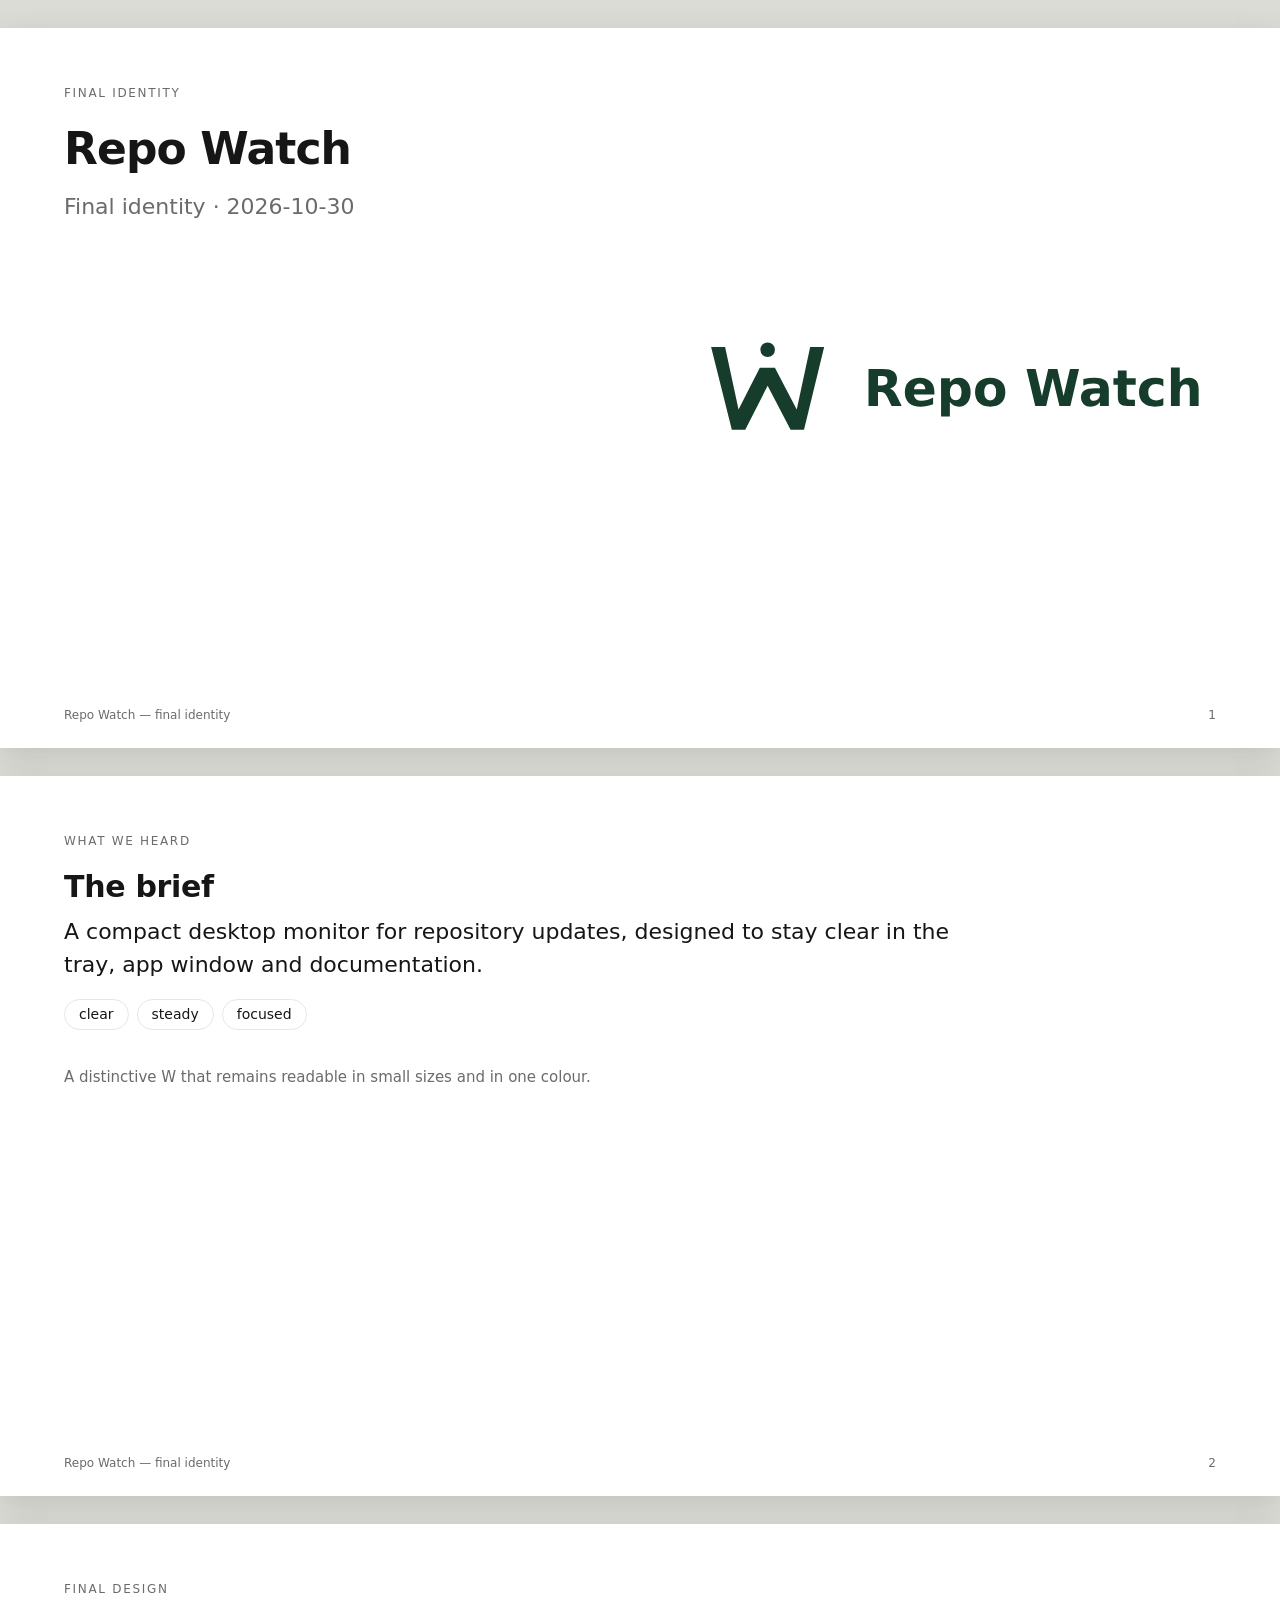
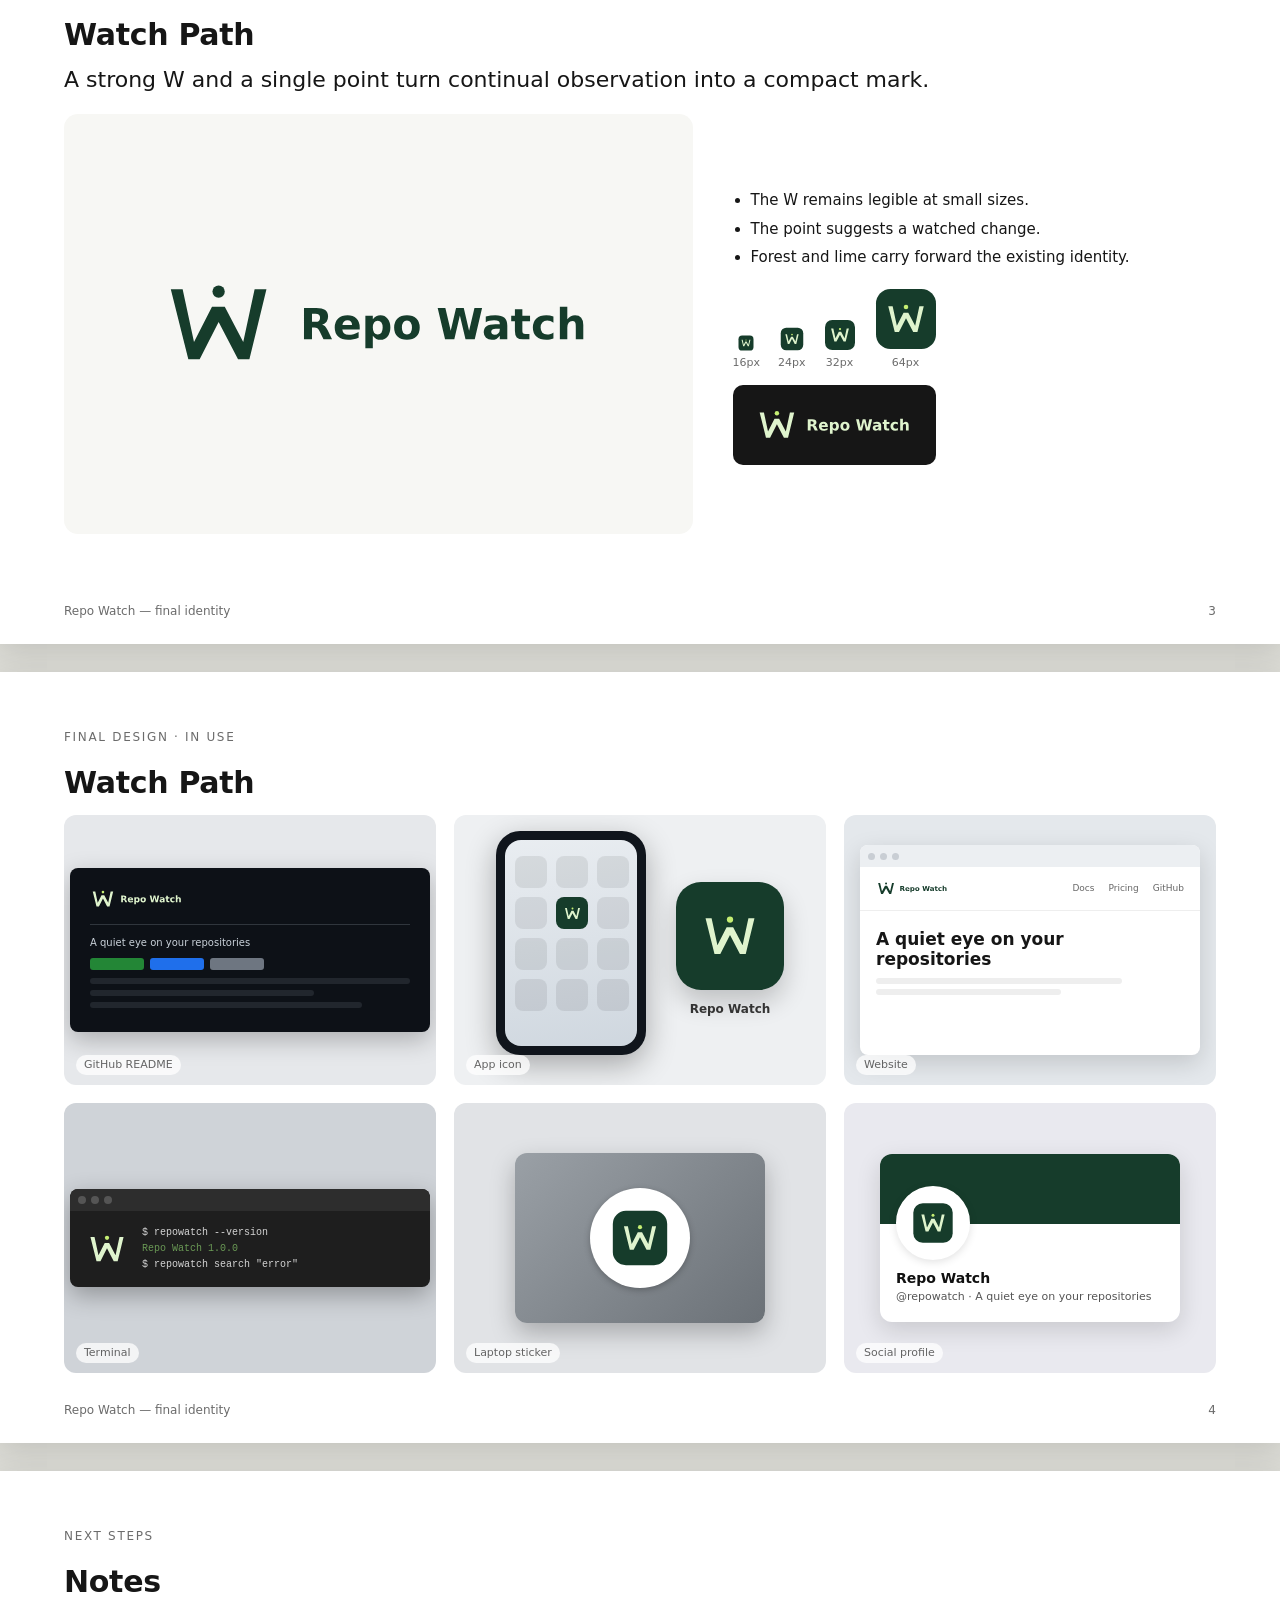
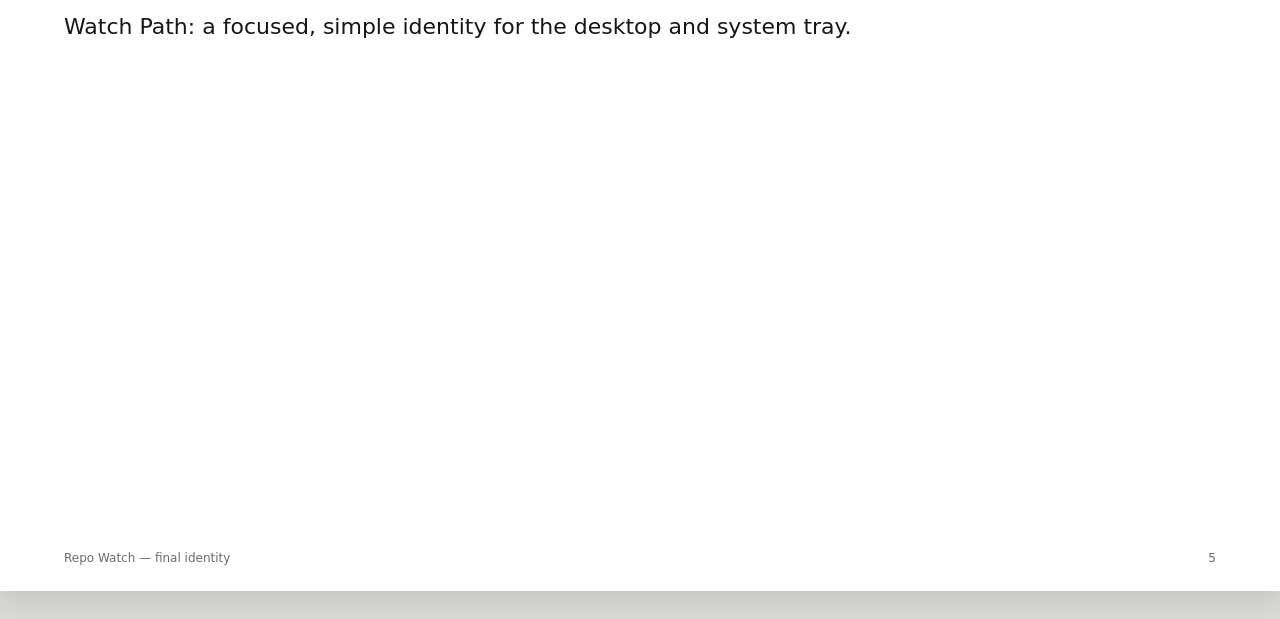
<file: assets/logo-kit/presentation.html>
<!doctype html><html lang='en'><head><meta charset='utf-8'><title>Repo Watch — final identity</title><style>
:root{--ink:#161616;--muted:#6b6b6b;--line:#e6e6e2;--paper:#f7f7f4}
*{box-sizing:border-box}body{margin:0;background:#dcdcd6;font:15px/1.5 system-ui,-apple-system,Segoe UI,sans-serif;color:var(--ink)}
.slide{width:1280px;min-height:720px;margin:28px auto;background:#fff;box-shadow:0 8px 30px rgba(0,0,0,.12);padding:56px 64px 70px;position:relative;overflow:hidden}
.slide h1{font-size:44px;margin:0 0 8px;letter-spacing:-.02em}.slide h2{font-size:30px;margin:0 0 6px;letter-spacing:-.01em}
.kicker{font-size:12px;letter-spacing:.14em;text-transform:uppercase;color:var(--muted);margin-bottom:14px}
.idea{font-size:22px;max-width:900px;margin:6px 0 18px}.muted{color:var(--muted)}
.foot{position:absolute;left:64px;right:64px;bottom:24px;display:flex;justify-content:space-between;font-size:12px;color:var(--muted)}
.hero{display:grid;grid-template-columns:1.3fr 1fr;gap:40px;align-items:center}
.stage{height:420px;background:var(--paper);border-radius:14px;display:flex;align-items:center;justify-content:center}
.stage img{max-width:70%;max-height:62%}
ul.rat{padding-left:18px;margin:0}ul.rat li{margin:6px 0}
.sizes{display:flex;gap:18px;align-items:flex-end;margin-top:18px}.sizes div{display:flex;flex-direction:column;align-items:center;gap:4px;font-size:11px;color:var(--muted)}
.rev{background:#161616;border-radius:10px;padding:18px 22px;display:inline-flex;margin-top:14px}
.mock{display:grid;grid-template-columns:repeat(3,1fr);gap:18px;margin-top:10px}
.m{height:270px;border-radius:12px;overflow:hidden;position:relative;display:flex;align-items:center;justify-content:center}
.m .lbl{position:absolute;left:12px;bottom:10px;font-size:11px;color:rgba(0,0,0,.6);background:rgba(255,255,255,.75);padding:2px 8px;border-radius:20px}
.bc{width:250px;height:143px;background:#fff;border-radius:5px;box-shadow:0 10px 26px rgba(0,0,0,.22);padding:16px;display:flex;flex-direction:column;justify-content:space-between;transform:translate(-50px,-38px) rotate(-4deg)}
.bc2{position:absolute;width:250px;height:143px;border-radius:5px;transform:translate(70px,52px) rotate(6deg);box-shadow:0 10px 26px rgba(0,0,0,.25);display:flex;align-items:center;justify-content:center}
.bc .t{font-size:9px;line-height:1.5;color:#333}
.phone{width:150px;height:224px;margin-bottom:14px;border-radius:24px;background:#10151c;padding:9px;box-shadow:0 10px 30px rgba(0,0,0,.3)}
.screen{width:100%;height:100%;border-radius:16px;background:linear-gradient(170deg,#e9edf1,#cfd7df);display:grid;grid-template-columns:repeat(3,1fr);gap:9px;padding:16px 10px;align-content:start}
.ai{width:32px;height:32px;border-radius:8px;background:rgba(0,0,0,.08);justify-self:center}
.bigapp{display:flex;flex-direction:column;align-items:center;gap:10px;font-size:12px;font-weight:600;color:#333;margin-left:30px}
.bigapp .bi{width:108px;height:108px;border-radius:25px;display:flex;align-items:center;justify-content:center;box-shadow:0 12px 26px rgba(0,0,0,.2)}
.web{width:340px;height:210px;background:#fff;border-radius:8px;box-shadow:0 8px 24px rgba(0,0,0,.15);overflow:hidden}
.web .bar{height:22px;background:#eceff2;display:flex;gap:5px;align-items:center;padding:0 8px}.web .bar i{width:7px;height:7px;border-radius:50%;background:#c9ced4}
.web .nav{height:44px;display:flex;align-items:center;padding:0 16px;gap:14px;font-size:9px;color:#666;border-bottom:1px solid #eee}
.web .hero2{padding:18px 16px}.web .hero2 b{display:block;font-size:17px;line-height:1.2;margin-bottom:8px}.web .hero2 span{display:block;height:6px;background:#eee;border-radius:3px;margin:5px 0;width:80%}
.sign{width:300px;height:190px;background:linear-gradient(#8c8f93,#6f7276);display:flex;flex-direction:column;align-items:center;padding-top:18px}
.sign .board{width:230px;height:74px;border-radius:6px;display:flex;align-items:center;justify-content:center;box-shadow:0 6px 16px rgba(0,0,0,.3)}
.sign .door{width:80px;height:80px;margin-top:18px;background:#3d4146;border-radius:3px 3px 0 0}
.tote{width:180px;height:210px;background:#efe7d8;border-radius:4px 4px 10px 10px;position:relative;display:flex;align-items:center;justify-content:center;box-shadow:0 8px 20px rgba(0,0,0,.15);margin-top:40px}
.tote:before{content:"";position:absolute;top:-46px;left:50%;transform:translateX(-50%);width:84px;height:70px;border:9px solid #e3d8c3;border-bottom:none;border-radius:50px 50px 0 0}
.social{width:300px;background:#fff;border-radius:12px;box-shadow:0 8px 24px rgba(0,0,0,.14);overflow:hidden}
.social .cover{height:70px}.social .av{width:74px;height:74px;border-radius:50%;background:#fff;border:4px solid #fff;margin:-38px 0 0 16px;display:flex;align-items:center;justify-content:center;box-shadow:0 2px 8px rgba(0,0,0,.12);overflow:hidden}
.social .meta{padding:8px 16px 16px;font-size:11px;color:#555}.social .meta b{font-size:14px;color:#111;display:block}
.cup{position:relative;width:150px;height:200px;margin-top:30px}
.cup .body{position:absolute;inset:0;background:#f4f1ea;clip-path:polygon(0 0,100% 0,86% 100%,14% 100%);display:flex;align-items:center;justify-content:center;box-shadow:inset -18px 0 24px rgba(0,0,0,.06)}
.cup .lid{position:absolute;left:-8px;right:-8px;top:-22px;height:24px;border-radius:8px 8px 3px 3px;background:#2b2b2b}
.cup .sleeve{position:absolute;left:6%;right:6%;top:36%;height:34%;clip-path:polygon(0 0,100% 0,96% 100%,4% 100%);display:flex;align-items:center;justify-content:center}
.bag{position:relative;width:170px;height:230px;background:#e9e2d6;border-radius:6px 6px 10px 10px;box-shadow:0 12px 26px rgba(0,0,0,.2);display:flex;flex-direction:column;align-items:center;padding-top:38px;gap:14px}
.bag:before{content:"";position:absolute;top:0;left:0;right:0;height:22px;background:repeating-linear-gradient(90deg,rgba(0,0,0,.08) 0 4px,transparent 4px 8px);border-radius:6px 6px 0 0}
.bag .label{width:118px;height:118px;border-radius:50%;background:#fff;display:flex;align-items:center;justify-content:center}
.bag .t{font-size:8px;letter-spacing:.14em;color:#555;text-transform:uppercase;padding:0 12px;text-align:center;line-height:1.4}
.sbag{position:relative;width:180px;height:210px;box-shadow:0 12px 26px rgba(0,0,0,.2);display:flex;align-items:center;justify-content:center;margin-top:30px}
.sbag:before{content:"";position:absolute;top:-40px;left:50%;transform:translateX(-50%);width:70px;height:56px;border:5px solid #333;border-bottom:none;border-radius:40px 40px 0 0}
.box{width:220px;height:150px;background:#f3efe6;box-shadow:14px 14px 0 rgba(0,0,0,.08),0 12px 26px rgba(0,0,0,.18);display:flex;align-items:center;justify-content:center;border-top:14px solid rgba(0,0,0,.06)}
.readme{width:360px;background:#0d1117;border-radius:8px;box-shadow:0 8px 24px rgba(0,0,0,.25);padding:18px 20px;color:#c9d1d9;font-size:10px}
.readme .rh{display:flex;align-items:center;gap:10px;border-bottom:1px solid #30363d;padding-bottom:12px;margin-bottom:10px}
.readme .badges{display:flex;gap:6px;margin:8px 0}.readme .badges i{display:block;width:54px;height:12px;border-radius:3px;background:#238636}.readme .badges i:nth-child(2){background:#1f6feb}.readme .badges i:nth-child(3){background:#6e7681}
.readme .ln{height:6px;background:#21262d;border-radius:3px;margin:6px 0}
.term{width:360px;background:#1e1e1e;border-radius:8px;box-shadow:0 8px 24px rgba(0,0,0,.3);overflow:hidden;font:10px/1.6 ui-monospace,Menlo,monospace;color:#d4d4d4}
.term .tb{height:22px;background:#2d2d2d;display:flex;gap:5px;align-items:center;padding:0 8px}.term .tb i{width:8px;height:8px;border-radius:50%;background:#555}
.term .tbody{padding:14px 16px;display:flex;gap:14px;align-items:center}
.sticker{width:250px;height:170px;background:linear-gradient(135deg,#9aa0a6,#6b7177);border-radius:12px;display:flex;align-items:center;justify-content:center;box-shadow:0 10px 24px rgba(0,0,0,.25)}
.sticker .s{width:100px;height:100px;border-radius:50%;background:#fff;display:flex;align-items:center;justify-content:center;box-shadow:0 2px 6px rgba(0,0,0,.25)}
.shirt{width:210px;height:220px;display:flex;align-items:center;justify-content:center;position:relative}
.shirt svg{position:absolute;inset:0}
.badge{width:170px;height:235px;background:#fff;border-radius:10px;box-shadow:0 10px 24px rgba(0,0,0,.2);display:flex;flex-direction:column;align-items:center;padding:20px 14px;gap:14px;position:relative;margin-top:30px}
.badge:before{content:"";position:absolute;top:-60px;left:50%;width:22px;height:62px;transform:translateX(-50%)}
.badge .hole{width:40px;height:8px;border-radius:4px;background:#ddd}.badge .nm{font-size:15px;font-weight:600}.badge .rl{font-size:10px;color:#777}
.pcard{position:relative;width:300px;height:189px;border-radius:14px;box-shadow:0 14px 30px rgba(0,0,0,.28);font:600 12px ui-monospace,Menlo,monospace}
.pcard .chip{position:absolute;left:22px;top:76px;width:40px;height:30px;border-radius:6px;background:linear-gradient(135deg,#e9d8a6,#c9a95c)}
.pcard .num{position:absolute;left:22px;top:122px;letter-spacing:.12em;font-size:14px}
.pcard .holder{position:absolute;left:22px;bottom:18px;font-size:10px;letter-spacing:.14em;opacity:.85}
.pcard .brandline{position:absolute;right:20px;bottom:16px;font:700 13px system-ui,sans-serif;opacity:.9}
.tabbar{width:340px;background:#dfe1e5;border-radius:10px;padding:8px 8px 0}
.tab{width:230px;height:36px;background:#fff;border-radius:10px 10px 0 0;display:flex;align-items:center;gap:8px;padding:0 12px;font-size:11px;color:#333}
.addr{height:40px;background:#fff;display:flex;align-items:center;padding:0 12px;font-size:10px;color:#777;border-top:1px solid #eee}
.cmp{display:grid;gap:22px;margin-top:20px}.cmp .c{background:var(--paper);border-radius:12px;padding:22px;display:flex;flex-direction:column;align-items:center;gap:12px}
.cmp img{max-height:120px;max-width:80%}
img.g{filter:grayscale(1)}img.w{filter:brightness(0) invert(1)}img.k{filter:brightness(0)}
.adj span{display:inline-block;border:1px solid var(--line);border-radius:20px;padding:4px 14px;margin:0 8px 8px 0;font-size:14px}
</style></head><body><section class="slide"><div class="kicker">Final identity</div>
<h1>Repo Watch</h1><p class="idea muted">Final identity · 2026-10-30</p>
<div style="position:absolute;right:64px;top:50%;transform:translateY(-50%);width:520px;height:300px;display:flex;align-items:center;justify-content:center"><img class="" src="[data-uri]" style="max-width:100%;max-height:100%"></div><p class="muted" style="max-width:720px;margin-top:120px"></p><div class="foot"><span>Repo Watch — final identity</span><span>1</span></div></section><section class="slide"><div class="kicker">What we heard</div><h2>The brief</h2>
<p class="idea">A compact desktop monitor for repository updates, designed to stay clear in the tray, app window and documentation.</p><div class="adj"><span>clear</span><span>steady</span><span>focused</span></div>
<p class="muted" style="margin-top:28px;max-width:860px">A distinctive W that remains readable in small sizes and in one colour.</p><div class="foot"><span>Repo Watch — final identity</span><span>2</span></div></section><section class="slide"><div class="kicker">Final design</div><h2>Watch Path</h2>
<p class="idea">A strong W and a single point turn continual observation into a compact mark.</p>
<div class="hero"><div class="stage"><img class="" src="[data-uri]"></div>
<div><ul class="rat"><li>The W remains legible at small sizes.</li><li>The point suggests a watched change.</li><li>Forest and lime carry forward the existing identity.</li></ul><div class="sizes"><div><img class="" src="[data-uri]" style="height:16px">16px</div><div><img class="" src="[data-uri]" style="height:24px">24px</div><div><img class="" src="[data-uri]" style="height:32px">32px</div><div><img class="" src="[data-uri]" style="height:64px">64px</div></div><div class="rev"><img class="" src="[data-uri]" style="max-height:44px;max-width:300px"></div></div></div>
<div class="foot"><span>Repo Watch — final identity</span><span>3</span></div></section><section class="slide"><div class="kicker">Final design · in use</div><h2>Watch Path</h2>
<div class="mock"><div class="m" style="background:#e6e8eb"><div class="readme"><div class="rh"><img class="" src="[data-uri]" style="max-height:26px;max-width:180px"></div><div>A quiet eye on your repositories</div><div class="badges"><i></i><i></i><i></i></div><div class="ln"></div><div class="ln" style="width:70%"></div><div class="ln" style="width:85%"></div></div><span class="lbl">GitHub README</span></div><div class="m" style="background:#eef0f2"><div class="phone"><div class="screen"><div class="ai"></div><div class="ai"></div><div class="ai"></div><div class="ai"></div><div class="ai" style="background:#163c2b;display:flex;align-items:center;justify-content:center"><img class="" src="[data-uri]" style="max-height:19px;max-width:21px"></div><div class="ai"></div><div class="ai"></div><div class="ai"></div><div class="ai"></div><div class="ai"></div><div class="ai"></div><div class="ai"></div></div></div><div class="bigapp"><div class="bi" style="background:#163c2b"><img class="" src="[data-uri]" style="max-height:62px;max-width:70px"></div>Repo Watch</div><span class="lbl">App icon</span></div><div class="m" style="background:#e4e8ec"><div class="web"><div class="bar"><i></i><i></i><i></i></div><div class="nav"><img class="" src="[data-uri]" style="max-height:20px;max-width:110px"><span style="flex:1"></span><span>Docs</span><span>Pricing</span><span>GitHub</span></div><div class="hero2"><b>A quiet eye on your repositories</b><span></span><span style="width:60%"></span></div></div><span class="lbl">Website</span></div><div class="m" style="background:#cfd3d8"><div class="term"><div class="tb"><i></i><i></i><i></i></div><div class="tbody"><img class="" src="[data-uri]" style="max-height:42px;max-width:42px"><div>$ repowatch --version<br><span style="color:#6a9955">Repo Watch 1.0.0</span><br>$ repowatch search "error"</div></div></div><span class="lbl">Terminal</span></div><div class="m" style="background:#e1e3e6"><div class="sticker"><div class="s"><img class="" src="[data-uri]" style="max-height:58px;max-width:66px"></div></div><span class="lbl">Laptop sticker</span></div><div class="m" style="background:#e9e9ef"><div class="social"><div class="cover" style="background:#163c2b"></div><div class="av"><img class="" src="[data-uri]" style="max-height:42px;max-width:50px"></div><div class="meta"><b>Repo Watch</b>@repowatch · A quiet eye on your repositories</div></div><span class="lbl">Social profile</span></div></div><div class="foot"><span>Repo Watch — final identity</span><span>4</span></div></section><section class="slide"><div class="kicker">Next steps</div><h2>Notes</h2>
<p class="idea">Watch Path: a focused, simple identity for the desktop and system tray.</p>
<ul class="rat" style="margin-top:30px"></ul><div class="foot"><span>Repo Watch — final identity</span><span>5</span></div></section></body></html>
</file>
